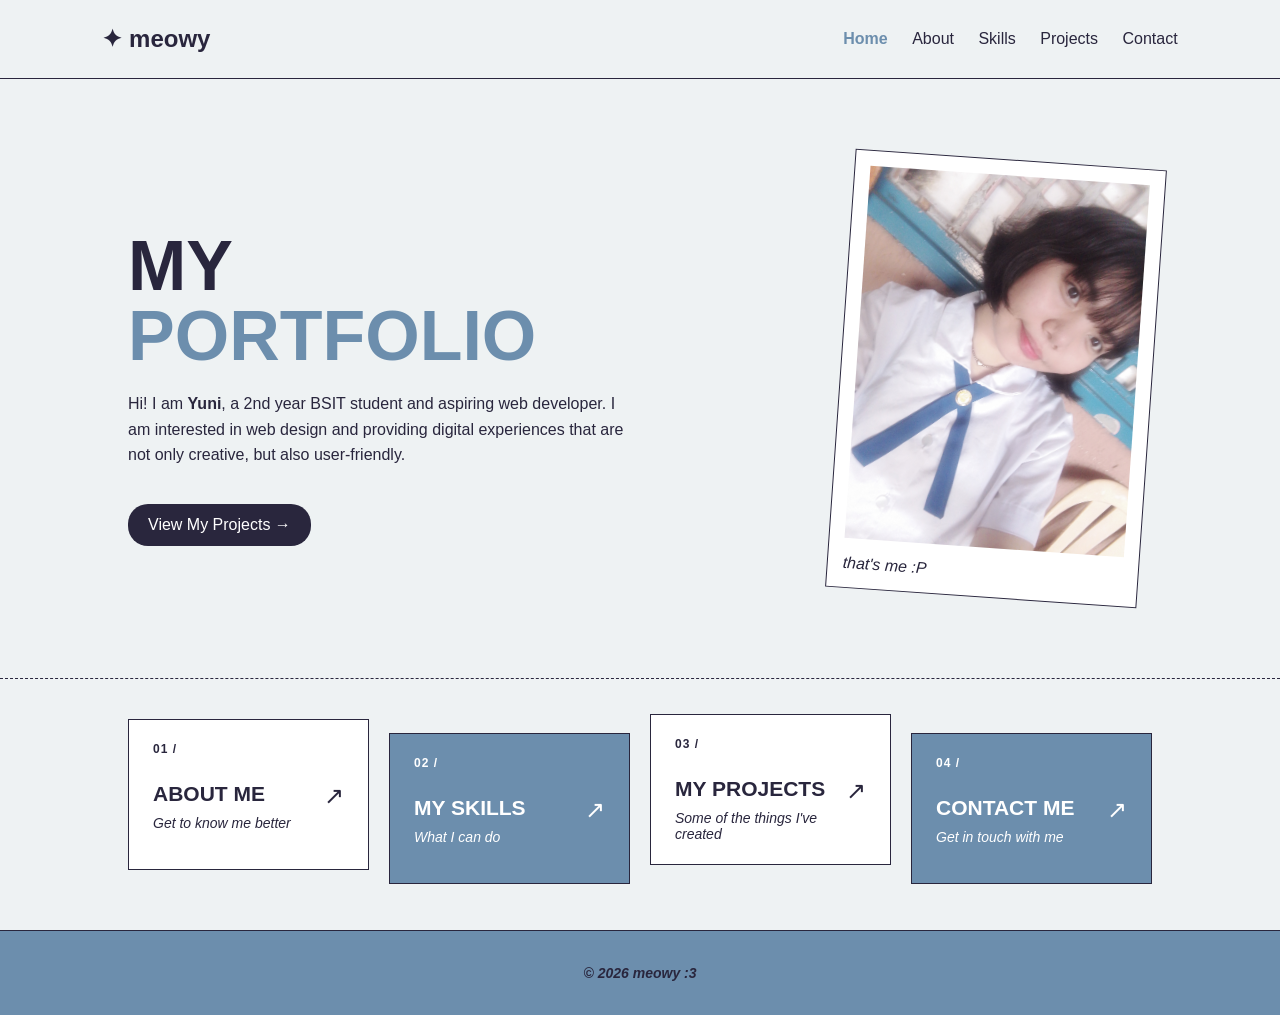
<file: index.html>
<!DOCTYPE html>
<html lang="en">

<head>
    <meta charset="UTF-8">
    <meta name="viewport" content="width=device-width, initial-scale=1.0">
    <title>˚*.∽★ ₊꒱</title>
    <link rel="stylesheet" href="css/style.css">
</head>

<body>

    <header>
        <nav>
            <h2>✦ meowy</h2>

            <div>
                <a href="index.html" class="active">Home</a>
                <a href="about.html">About</a>
                <a href="skills.html">Skills</a>
                <a href="projects.html">Projects</a>
                <a href="contact.html">Contact</a>
            </div>
        </nav>
    </header>


    <main class="home-page">

        <section class="hero">

            <div class="intro">
                <h1>
                    MY <br>
                    <span>PORTFOLIO</span>
                </h1>

                <p>
                    Hi! I am <strong>Yuni</strong>, a 2nd year BSIT student and aspiring web developer. I am interested in web design and providing digital experiences that are not only creative, but also user-friendly.
                </p>

                <a class="button" href="projects.html">
                    View My Projects →
                </a>
            </div>


            <div class="photo-card">
                <img src="images/student_meowy.jpg" alt="My profile photo">

                <p>that's me :P</p>
            </div>

        </section>


        <section class="quick-links">

            <a href="about.html" class="card">
                <span class="card-number">01 /</span>
                <h3>ABOUT ME <span class="card-arrow">↗</span></h3>
                <p>Get to know me better</p>
            </a>

            <a href="skills.html" class="card">
                <span class="card-number">02 /</span>
                <h3>MY SKILLS <span class="card-arrow">↗</span></h3>
                <p>What I can do</p>
            </a>

            <a href="projects.html" class="card">
                <span class="card-number">03 /</span>
                <h3>MY PROJECTS <span class="card-arrow">↗</span></h3>
                <p>Some of the things I've created</p>
            </a>

            <a href="contact.html" class="card">
                <span class="card-number">04 /</span>
                <h3>CONTACT ME <span class="card-arrow">↗</span></h3>
                <p>Get in touch with me</p>
            </a>

        </section>

    </main>


    <footer>
        <p><strong>© 2026 meowy :3</strong></p>
    </footer>

</body>
</html>
</file>
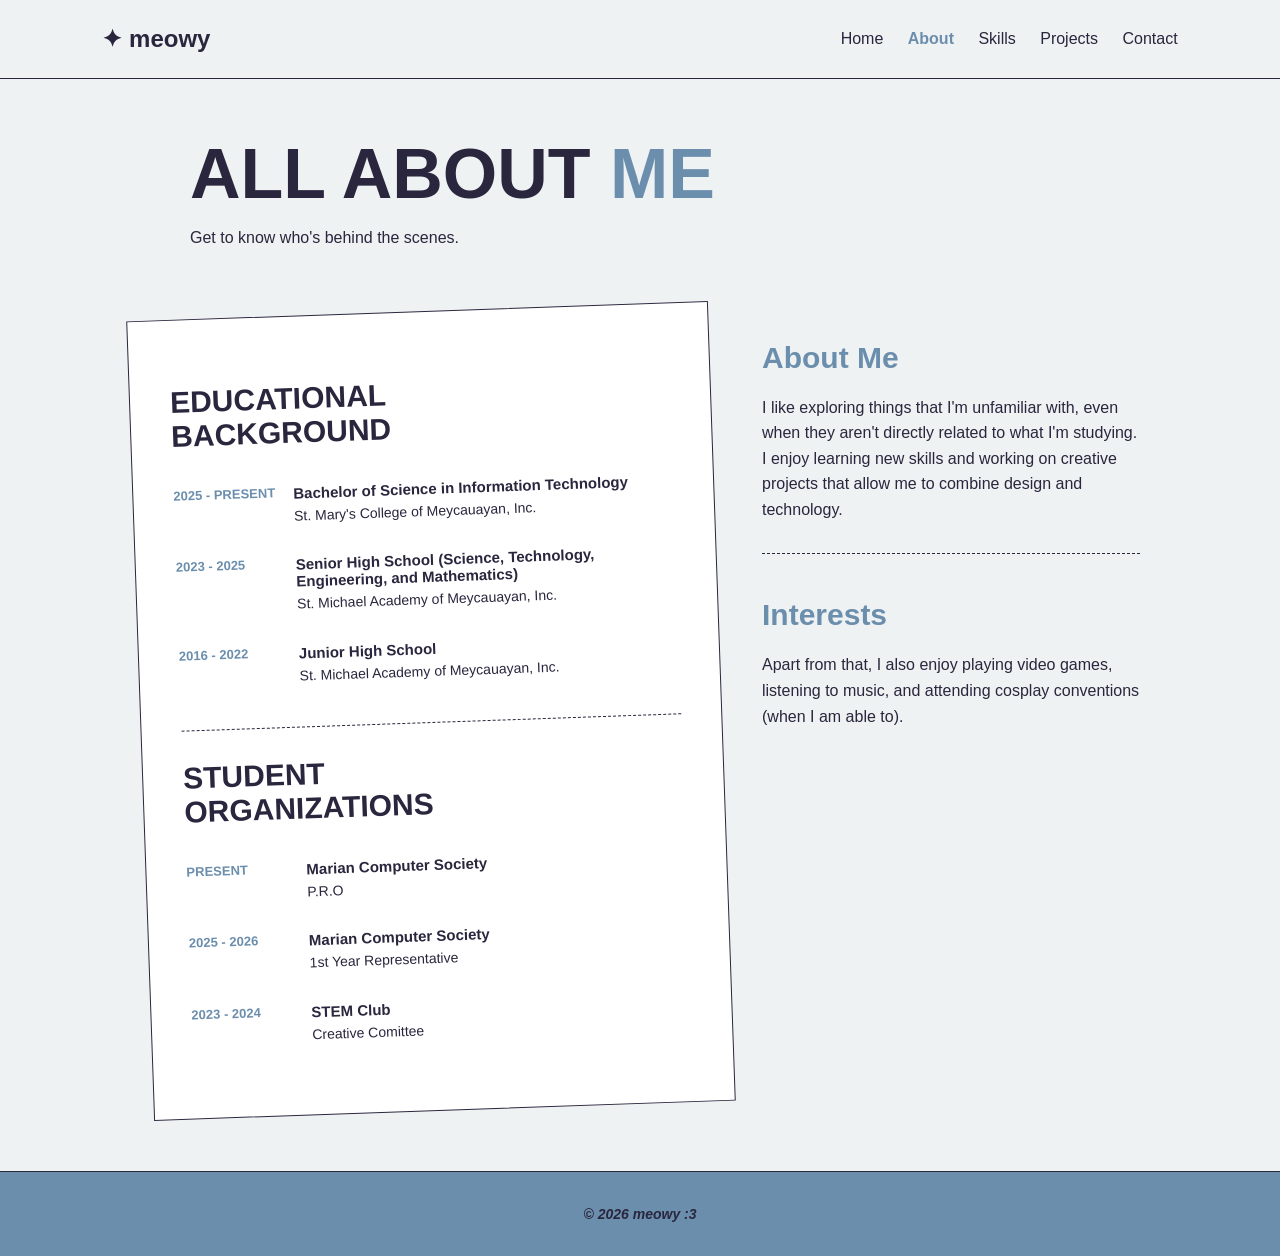
<file: about.html>
<!DOCTYPE html>
<html lang="en">

<head>
    <meta charset="UTF-8">
    <meta name="viewport" content="width=device-width, initial-scale=1.0">
    <title>all about me</title>
    <link rel="stylesheet" href="css/style.css">
</head>

<body>

    <header>
        <nav>
            <h2>✦ meowy</h2>

            <div>
                <a href="index.html">Home</a>
                <a href="about.html" class="active">About</a>
                <a href="skills.html">Skills</a>
                <a href="projects.html">Projects</a>
                <a href="contact.html">Contact</a>
            </div>
        </nav>
    </header>

    <main class="about-page">
        <section class="contact-intro">
			<h1>ALL ABOUT <span>ME</span></h1>
			<p>Get to know who's behind the scenes.</p>
		</section>
        <section class="about-container">

            <section class="education">

                <h2>Educational<br>Background</h2>

                <div class="education-item">
                    <span>2025 - PRESENT</span>

                    <div>
                        <h3>Bachelor of Science in Information Technology</h3>
                        <p>
                            St. Mary's College of Meycauayan, Inc.
                        </p>
                    </div>
                </div>

                <div class="education-item">
                    <span>2023 - 2025</span>

                    <div>
                        <h3>Senior High School (Science, Technology, Engineering, and Mathematics)</h3>
                        <p>
                            St. Michael Academy of Meycauayan, Inc.
                        </p>
                    </div>
                </div>

                <div class="education-item">
                    <span>2016 - 2022</span>

                    <div>
                        <h3>Junior High School</h3>
                        <p>
                            St. Michael Academy of Meycauayan, Inc.
                        </p>
                    </div>
                </div>


                <h2 class="organizations-title">
                    Student<br>Organizations
                </h2>

                <div class="education-item">
                    <span>PRESENT</span>

                    <div>
                        <h3>Marian Computer Society</h3>
                        <p>
                            P.R.O
                        </p>
                    </div>
                </div>

                <div class="education-item">
                    <span>2025 - 2026</span>

                    <div>
                        <h3>Marian Computer Society</h3>
                        <p>
                            1st Year Representative
                        </p>
                    </div>
                </div>

                <div class="education-item">
                    <span>2023 - 2024</span>

                    <div>
                        <h3>STEM Club</h3>
                        <p>
                            Creative Comittee
                        </p>
                    </div>
                </div>

            </section>

            <div class="about-side">
                <div class="about-text">

                    <h2>About Me</h2>

                    <p>
                        I like exploring things that I'm unfamiliar with, even when they aren't directly related to what
                        I'm studying. <br>
                        I enjoy learning new skills and working on creative projects that allow me to combine design and
                        technology.
                    </p>

                </div>


                <div class="interests">

                    <h2>Interests</h2>

                    <p>
                        Apart from that, I also enjoy playing video games, listening to music, and attending cosplay
                        conventions (when I am able to).
                    </p>
                </div>

            </div>

        </section>

    </main>


    <footer>
        <p><strong>© 2026 meowy :3</strong></p>
    </footer>

</body>

</html>
</file>
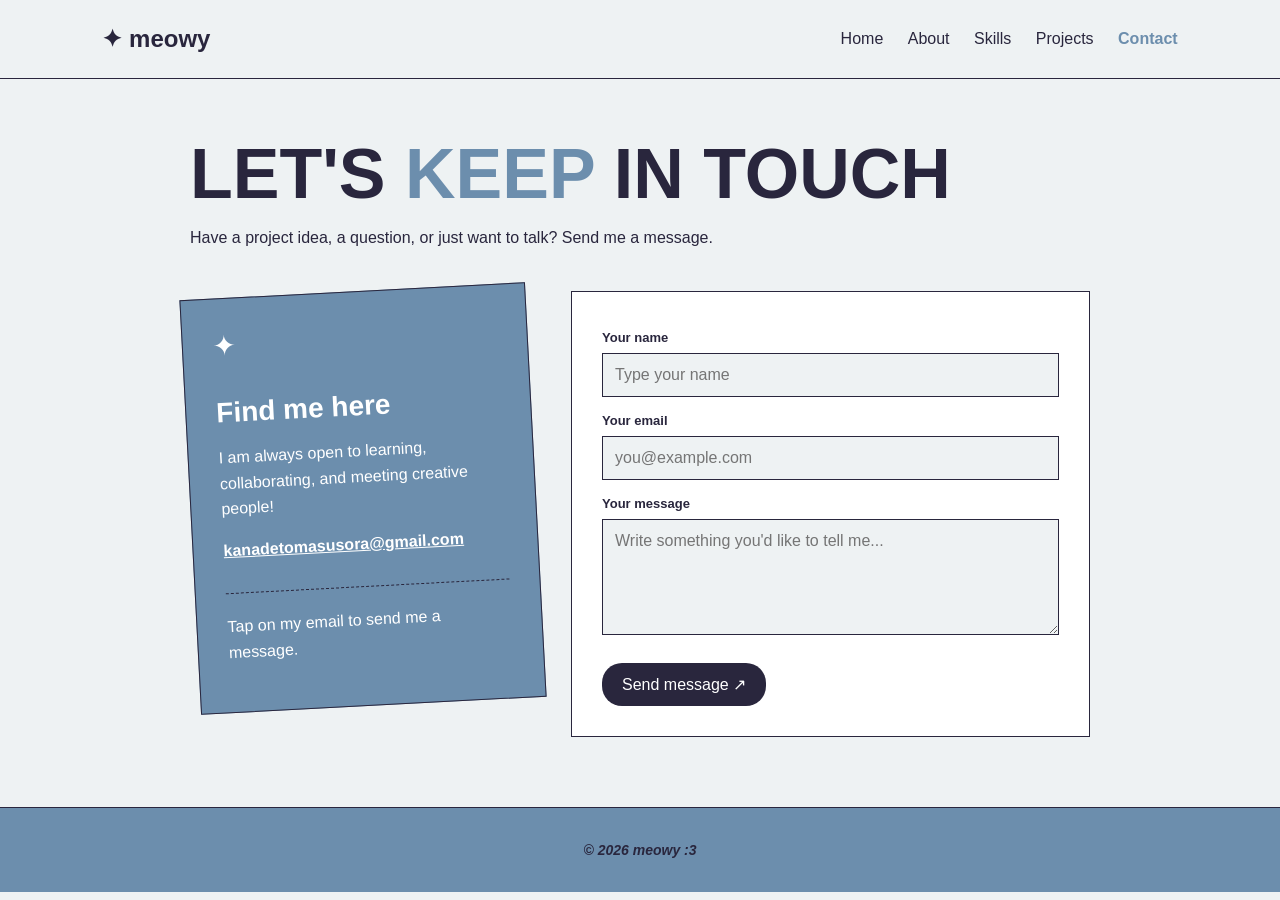
<file: contact.html>
<!DOCTYPE html>
<html lang="en">

<head>
	<meta charset="UTF-8">
	<meta name="viewport" content="width=device-width, initial-scale=1.0">
	<title>contact me</title>
	<link rel="stylesheet" href="css/style.css">
</head>

<body>

	<header>
		<nav>
			<h2>✦ meowy</h2>

			<div>
				<a href="index.html">Home</a>
				<a href="about.html">About</a>
				<a href="skills.html">Skills</a>
				<a href="projects.html">Projects</a>
				<a href="contact.html" class="active">Contact</a>
			</div>
		</nav>
	</header>

	<main class="contact-page">
		<section class="contact-intro">
			<h1>LET'S <span>KEEP</span> IN TOUCH</h1>
			<p>Have a project idea, a question, or just want to talk? Send me a message.</p>
		</section>

		<section class="contact-layout">
			<div class="contact-note">
				<p class="note-mark">✦</p>
				<h2>Find me here</h2>
				<p>I am always open to learning, collaborating, and meeting creative people!</p>
				<a href="mailto:kanadetomasusora@gmail.com">kanadetomasusora@gmail.com</a>
				<p class="contact-info">Tap on my email to send me a message.</p>
			</div>

			<form class="contact-form" action="mailto:kanadetomasusora@gmail.com" method="post" enctype="text/plain">
				<label for="name">Your name</label>
				<input type="text" id="name" name="name" placeholder="Type your name" required>

				<label for="email">Your email</label>
				<input type="email" id="email" name="email" placeholder="you@example.com" required>

				<label for="message">Your message</label>
				<textarea id="message" name="message" rows="5" placeholder="Write something you'd like to tell me..." required></textarea>

				<button class="button" type="submit">Send message ↗</button>
			</form>
		</section>
	</main>

	<footer>
		<p><strong>© 2026 meowy :3</strong></p>
	</footer>

</body>
</html>
</file>
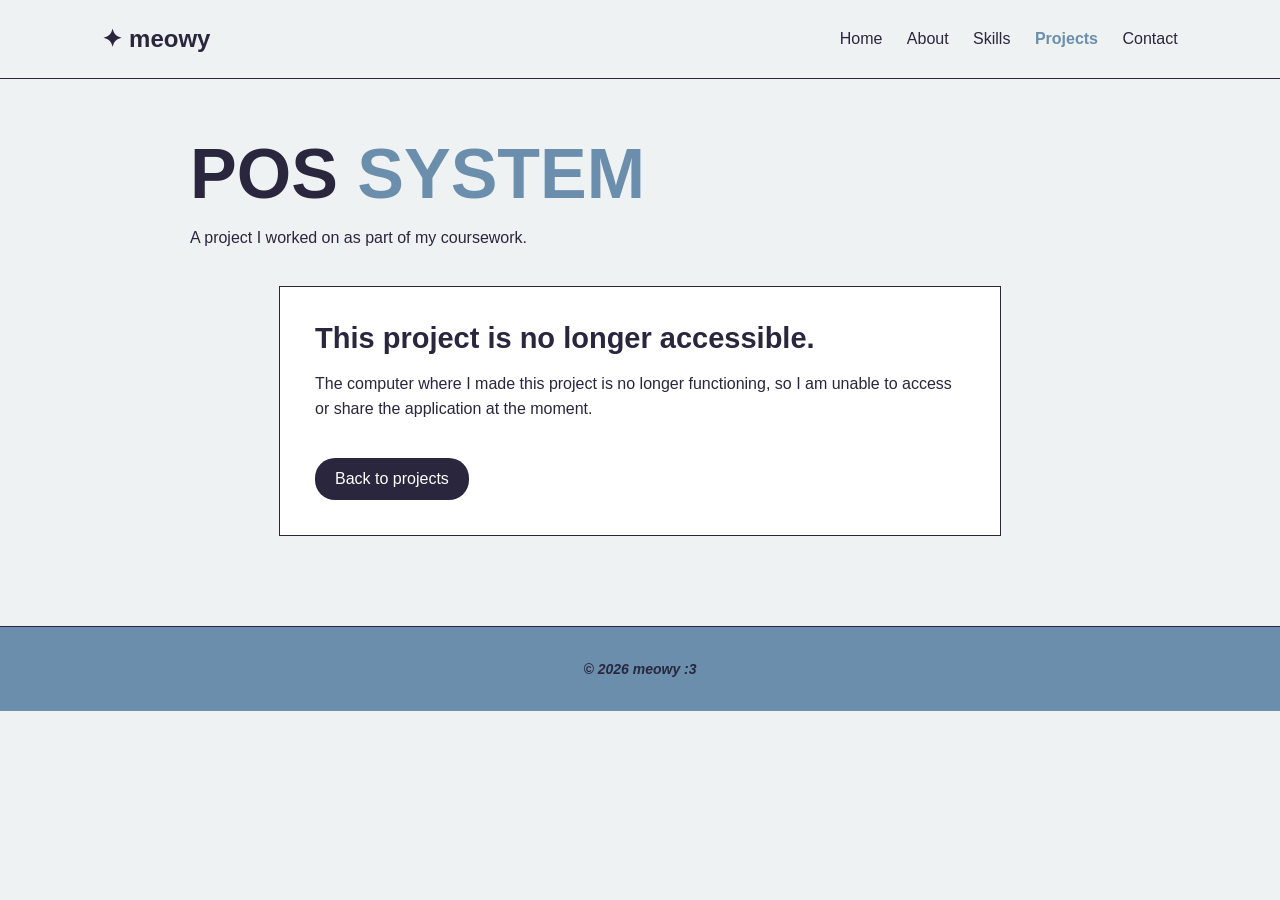
<file: project-details.html>
<!DOCTYPE html>
<html lang="en">

<head>
	<meta charset="UTF-8">
	<meta name="viewport" content="width=device-width, initial-scale=1.0">
	<title>project details</title>
	<link rel="stylesheet" href="css/style.css">
</head>

<body>

	<header>
		<nav>
			<h2>✦ meowy</h2>

			<div>
				<a href="index.html">Home</a>
				<a href="about.html">About</a>
				<a href="skills.html">Skills</a>
				<a href="projects.html" class="active">Projects</a>
				<a href="contact.html">Contact</a>
			</div>
		</nav>
	</header>

	<main class="project-details-page">
		<section class="project-details-heading">
			<h1>POS <span>SYSTEM</span></h1>
			<p>A project I worked on as part of my coursework.</p>
		</section>

		<section class="project-details-note">
			<h2>This project is no longer accessible.</h2>
			<p>The computer where I made this project is no longer functioning, so I am unable to access or share the application at the moment.</p>
			<a class="button" href="projects.html">Back to projects</a>
		</section>
	</main>

	<footer>
		<p><strong>© 2026 meowy :3</strong></p>
	</footer>

</body>
</html>
</file>
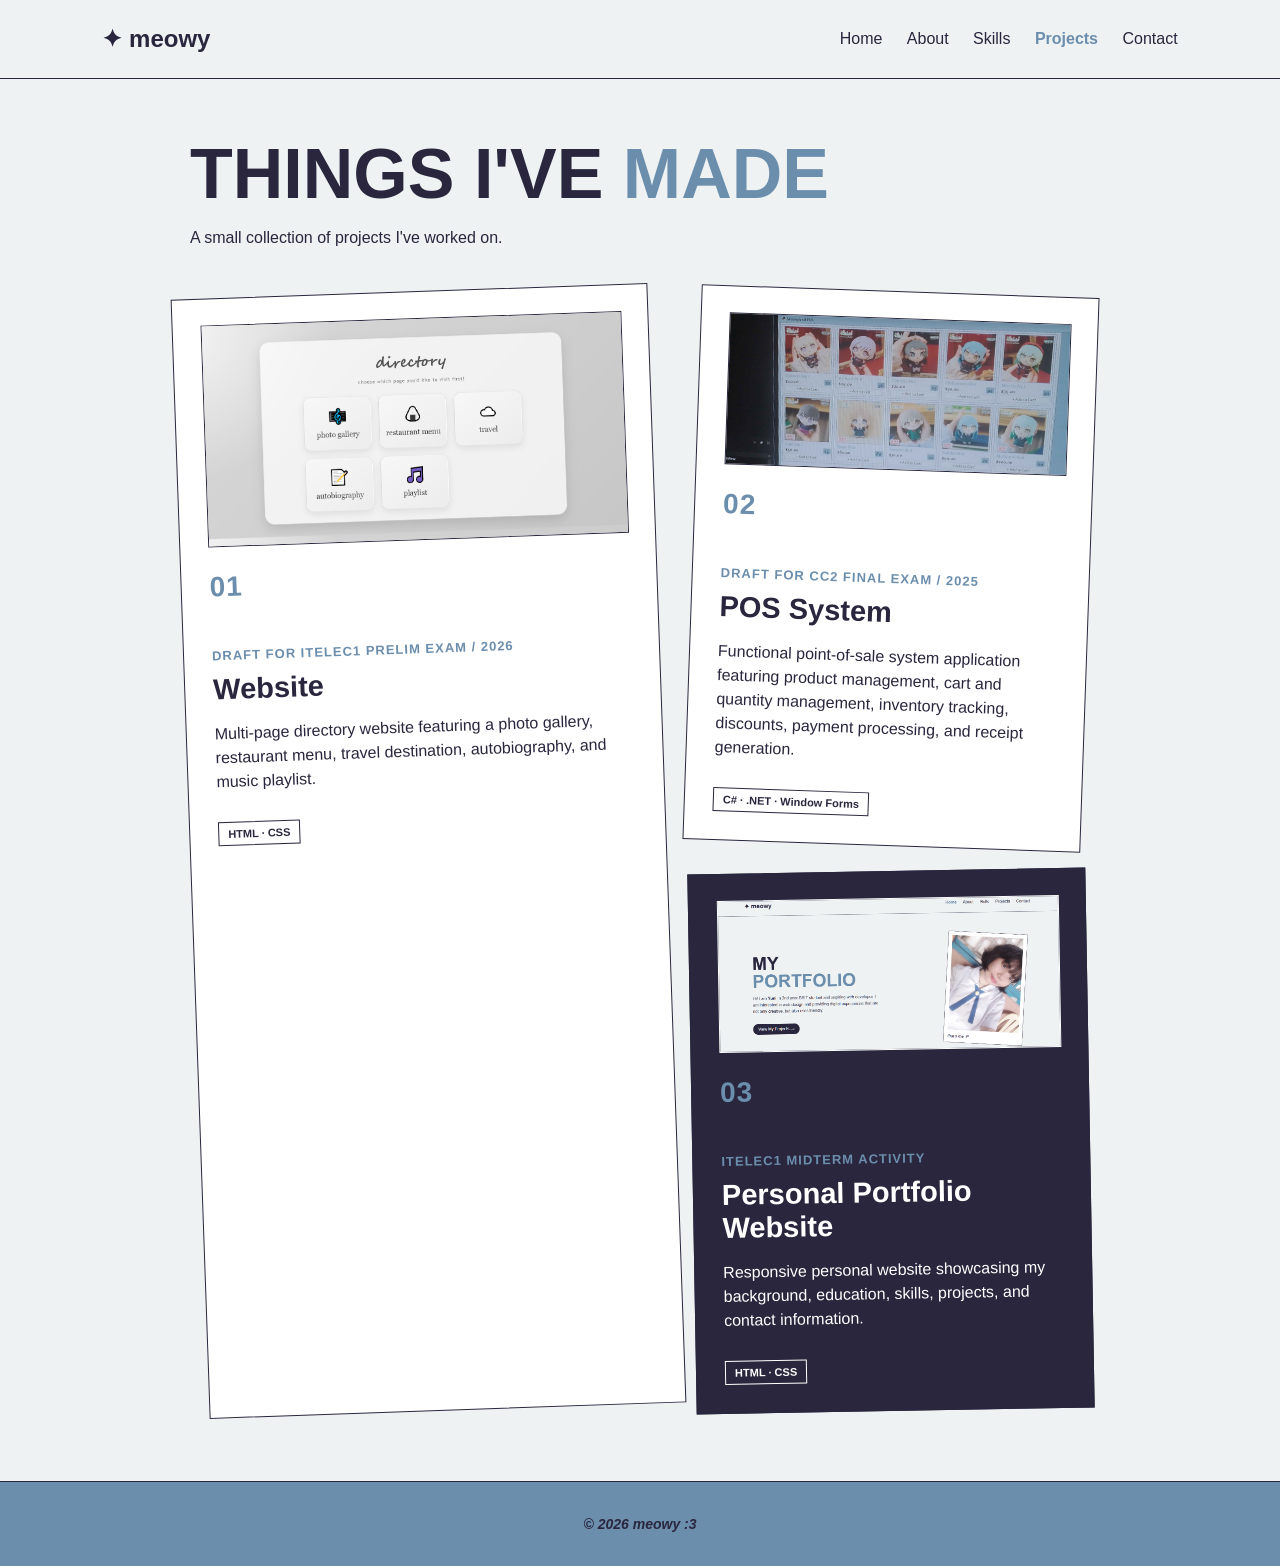
<file: projects.html>
<!DOCTYPE html>
<html lang="en">

<head>
	<meta charset="UTF-8">
	<meta name="viewport" content="width=device-width, initial-scale=1.0">
	<title>things i've made</title>
	<link rel="stylesheet" href="css/style.css">
</head>

<body>

	<header>
		<nav>
			<h2>✦ meowy</h2>

			<div>
				<a href="index.html">Home</a>
				<a href="about.html">About</a>
				<a href="skills.html">Skills</a>
				<a href="projects.html" class="active">Projects</a>
				<a href="contact.html">Contact</a>
			</div>
		</nav>
	</header>

	<main class="projects-page">
		<section class="projects-heading">
			<h1>THINGS I'VE <span>MADE</span></h1>
			<p>A small collection of projects I've worked on.</p>
		</section>

		<section class="project-grid">
			<a class="project project-featured" href="https://yuni.lovestoblog.com/index.html">
				<img class="project-image" src="images/personal_website.png" alt="Preview of the website I made for Web Development class">
				<p class="project-number">01</p>
				<div>
					<p class="project-type">DRAFT FOR ITELEC1 PRELIM EXAM / 2026</p>
					<h2>Website</h2>
					<p>Multi-page directory website featuring a photo gallery, restaurant menu, travel destination, autobiography, and music playlist.</p>
					<span class="project-tag">HTML · CSS</span>
				</div>
			</a>

			<a class="project project-tilted" href="project-details.html">
				<img class="project-image" src="images/pos_system.jpg" alt="Preview of the POS system project">
				<p class="project-number">02</p>
				<p class="project-type">DRAFT FOR CC2 FINAL EXAM / 2025</p>
				<h2>POS System</h2>
				<p>Functional point-of-sale system application featuring product management, cart and quantity management, inventory tracking, discounts, payment processing, and receipt generation.</p>
				<span class="project-tag">C# · .NET · Window Forms</span>
			</a>

			<a class="project project-dark" href="https://hitorinbo.github.io/portfolio-website/">
				<img class="project-image" src="images/portfolio_website.png" alt="Preview of the Personal Portfolio Website">
				<p class="project-number">03</p>
				<p class="project-type">ITELEC1 MIDTERM ACTIVITY</p>
				<h2>Personal Portfolio Website</h2>
				<p>Responsive personal website showcasing my background, education, skills, projects, and contact information.</p>
				<span class="project-tag">HTML · CSS</span>
			</a>
		</section>
	</main>

	<footer>
		<p><strong>© 2026 meowy :3</strong></p>
	</footer>

</body>
</html>
</file>
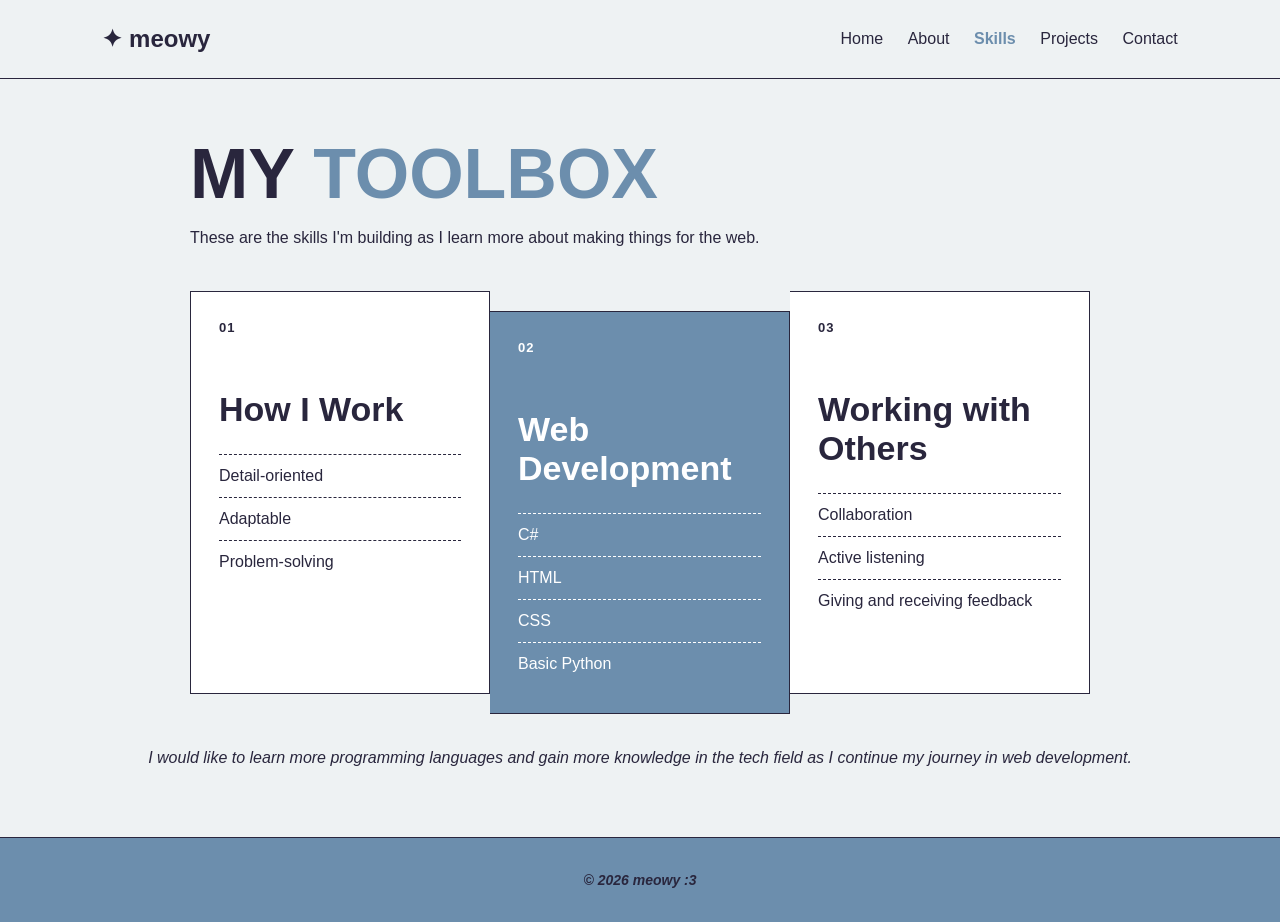
<file: skills.html>
<!DOCTYPE html>
<html lang="en">

<head>
	<meta charset="UTF-8">
	<meta name="viewport" content="width=device-width, initial-scale=1.0">
	<title>what i can do</title>
	<link rel="stylesheet" href="css/style.css">
</head>

<body>

	<header>
		<nav>
			<h2>✦ meowy</h2>

			<div>
				<a href="index.html">Home</a>
				<a href="about.html">About</a>
				<a href="skills.html" class="active">Skills</a>
				<a href="projects.html">Projects</a>
				<a href="contact.html">Contact</a>
			</div>
		</nav>
	</header>

	<main class="skills-page">
		<section class="skills-heading">
			<h1>MY <span>TOOLBOX</span></h1>
			<p>These are the skills I'm building as I learn more about making things for the web.</p>
		</section>

		<section class="skills-board">
			<article class="skill-column">
				<p class="skill-index">01</p>
				<h2>How I Work</h2>
				<ul>
					<li>Detail-oriented</li>
					<li>Adaptable</li>
					<li>Problem-solving</li>
				</ul>
			</article>

			<article class="skill-column skill-column-accent">
				<p class="skill-index white">02</p>
				<h2>Web Development</h2>
				<ul>
					<li>C#</li>
					<li>HTML</li>
					<li>CSS</li>
					<li>Basic Python</li>
				</ul>
			</article>

			<article class="skill-column">
				<p class="skill-index">03</p>
				<h2>Working with Others</h2>
				<ul>
					<li>Collaboration</li>
					<li>Active listening</li>
					<li>Giving and receiving feedback</li>
				</ul>
			</article>
		</section>

		<p class="skills-footnote">I would like to learn more programming languages and gain more knowledge in the tech field as I continue my journey in web development.</p>
	</main>

	<footer>
		<p><strong>© 2026 meowy :3</strong></p>
	</footer>

</body>
</html>
</file>
<file: css/style.css>
/* general */

body {
    background-color: #eef2f3;
    color: #29263d;
    font-family: Arial, sans-serif;
    margin: 0;
}


/* navigation */

header {
    padding: 25px 8%;
    border-bottom: 1px solid #29263d;
}

nav {
    display: flex;
    justify-content: space-between;
    align-items: center;
}

nav h2 {
    margin: 0;
}

nav a {
    color: #29263d;
    text-decoration: none;
    margin-left: 20px;
    transition: color 0.3s ease, text-shadow 0.2s ease;
}

nav a:hover {
    color: #6c8ead;
    text-shadow: 2px 2px 0 #cbd8df;
}

nav a.active {
    font-weight: bold;
    color: #6c8ead;
}


/* hero */

.hero {
    display: flex;
    justify-content: space-between;
    align-items: center;

    padding: 80px 10%;
}


/* text */

.intro {
    width: 50%;
}

h1 {
    font-size: 70px;
    line-height: 1;
    margin: 20px 0;
}

h1 span {
    color: #6c8ead;
}

.intro > p {
    line-height: 1.6;
    max-width: 500px;
}


/* buttons */

.button {
    display: inline-block;

    margin-top: 20px;
    padding: 12px 20px;

    background-color: #29263d;
    color: white;

    text-decoration: none;
    border-radius: 20px;

    transition: 0.2s;
}

.button:hover {
    transform: translateY(-3px);
    background-color: #6c8ead;
}


/* photo */

.photo-card {
    background-color: white;

    padding: 15px;

    width: 280px;

    border: 1px solid #29263d;

    transform: rotate(4deg);
    transition: transform 0.2s, box-shadow 0.2s;
}

.photo-card:hover {
    transform: translateY(-8px) rotate(4deg);
    box-shadow: 6px 6px 0 #29263d;
}

.photo-card img {
    width: 100%;
    display: block;
}

.photo-card p {
    font-style: italic;
    margin-bottom: 0;
}


/* quick links */

.quick-links {
    display: flex;

    gap: 20px;

    padding: 40px 10% 60px;

    border-top: 1px dashed #29263d;
}

.card {
    flex: 1;
    min-height: 145px;
    padding: 22px 24px;
    box-sizing: border-box;

    border: 1px solid #29263d;
    background-color: white;
    color: #29263d;
    text-decoration: none;
    transition: transform 0.2s, box-shadow 0.2s, background-color 0.2s;
}

.card:nth-child(2),
.card:nth-child(4) {
    background-color: #6c8ead;
    color: white;
    transform: translateY(14px);
}

.card:nth-child(3) {
    transform: translateY(-5px);
}

.card:hover {
    transform: translateY(-8px) rotate(-1deg);
    box-shadow: 6px 6px 0 #29263d;
}

.card:nth-child(2):hover,
.card:nth-child(4):hover {
    transform: translateY(6px) rotate(1deg);
}

.card-number {
    display: block;
    font-size: 12px;
    font-weight: bold;
    letter-spacing: 1px;
    margin-bottom: 26px;
}

.card:nth-child(2) .card-number,
.card:nth-child(4) .card-number {
    color: white;
}

.card h3 {
    margin: 0 0 9px;
    font-size: 21px;
}

.card-arrow {
    float: right;
    font-size: 24px;
    font-weight: normal;
}

.card p {
    margin: 0;
    font-size: 14px;
    font-style: italic;
}

/* about page */

.about-container {
    display: flex;
    gap: 40px;
    max-width: 1000px;
    margin: 60px auto;
}

/* education */

.education {
    background-color: white;
    padding: 40px;
    width: 500px;

    border: 1px solid #29263d;

    transform: rotate(-2deg);
}

.education:hover {
    transform: translateY(-8px) rotate(-2deg);
    box-shadow: 6px 6px 0 #29263d;
}

.education h2 {
    font-size: 30px;
    text-transform: uppercase;
    margin-bottom: 35px;
}

.education-item {
    display: flex;
    margin-bottom: 30px;
}

.education-item span {
    color: #6C8EAD;
    font-size: 13px;
    font-weight: bold;

    width: 120px;
    flex-shrink: 0;
}

.education-item div {
    flex: 1;
}

.education-item h3 {
    font-size: 15px;
    margin: 0 0 5px;
}

.education-item p {
    margin: 0;
    line-height: 1.4;
    font-size: 14px;
}

.organizations-title {
    border-top: 1px dashed #29263d;
    padding-top: 30px;
    margin-top: 40px;
}

/* right side */

.about-side {
    flex: 1;
}

/* profile photo */

.profile {
    background-color: white;
    padding: 12px;

    width: 220px;

    margin: 0 auto 30px;

    border: 1px solid #29263d;

    transform: rotate(3deg);
    transition: transform 0.2s, box-shadow 0.2s;
}

.profile:hover {
    transform: translateY(-8px) rotate(3deg);
    box-shadow: 6px 6px 0 #29263d;
}

.profile img {
    width: 100%;
    display: block;
}

/* about */

.about-text,
.experience {
    margin-top: 30px;
    margin-bottom: 30px;
}

.about-text p {
    line-height: 1.6;
}

/* interests */

.interests {
    border-top: 1px dashed #29263d;
    padding-top: 20px;
}

.interests p {
    line-height: 1.6;
}

/* h2 elements in the about section */
.about-text h2, .interests h2 {
    font-size: 30px;
    margin-bottom: 20px;
    color: #6C8EAD;
}

/* footer */

footer {
    padding: 20px 8%;

    border-top: 1px solid #29263d;

    font-size: 14px;

    font-style: italic;

    text-align: center;

    background-color: #6C8EAD;
}

/* shared page headings */

.contact-intro,
.projects-heading,
.skills-heading {
    max-width: 900px;
    margin: 60px auto 40px;
    padding: 0 8%;
}

.contact-intro h1,
.projects-heading h1,
.skills-heading h1 {
    margin: 12px 0 15px;
}

.contact-intro > p:last-child,
.projects-heading > p:last-child,
.skills-heading > p:last-child {
    line-height: 1.6;
    max-width: 570px;
}

/* projects */

.project-grid {
    display: grid;
    grid-template-columns: 1.2fr 1fr;
    gap: 25px;
    max-width: 900px;
    margin: 0 auto 70px;
    padding: 0 8%;
}

.project {
    display: block;
    min-height: 220px;
    padding: 28px;
    border: 1px solid #29263d;
    background: white;
    color: inherit;
    text-decoration: none;
    transition: transform 0.2s, box-shadow 0.2s;
}

.project-featured:hover {
    transform: translateY(-8px) rotate(-2deg);
    box-shadow: 6px 6px 0 #29263d;
}

.project-tilted:hover {
    transform: translateY(-8px) rotate(2deg);
    box-shadow: 6px 6px 0 #29263d;
}

.project-dark:hover {
    transform: translateY(-8px) rotate(-1deg);
    box-shadow: 6px 6px 0 #6c8ead;
}

.project-image {
    display: block;
    width: 100%;
    height: 150px;
    margin: -2px 0 24px;
    border: 1px solid #29263d;
    object-fit: cover;
}

.project-featured .project-image {
    height: 220px;
}

.project-dark .project-image {
    border-color: white;
}

.project-featured {
    grid-row: span 2;
    transform: rotate(-2deg);
}

.project-tilted {
    transform: rotate(2deg);
}

.project-dark {
    background-color: #29263d;
    color: white;
    transform: rotate(-1deg);
}

.project-number,
.project-type,
.skill-index {
    color: #6c8ead;
    font-size: 13px;
    font-weight: bold;
    letter-spacing: 1px;
}

.project-number {
    font-size: 28px;
    margin: 0 0 45px;
}

.project-type {
    margin: 0 0 10px;
}

.project h2 {
    font-size: 29px;
    margin: 0 0 12px;
}

.project p:not(.project-number):not(.project-type) {
    line-height: 1.5;
}

.project-tag {
    display: inline-block;
    margin-top: 12px;
    padding: 5px 9px;
    border: 1px solid currentColor;
    font-size: 11px;
    font-weight: bold;
}

/* project details */

.project-details-heading {
    max-width: 900px;
    margin: 60px auto 35px;
    padding: 0 8%;
}

.project-details-heading h1 {
    margin: 12px 0 15px;
}

.project-details-heading > p:last-child {
    line-height: 1.6;
}

.project-details-note {
    max-width: 650px;
    margin: 0 auto 90px;
    padding: 35px;
    border: 1px solid #29263d;
    background-color: white;
    transition: transform 0.2s, box-shadow 0.2s;
}

.project-details-note:hover {
    transform: translateY(-8px) rotate(-1deg);
    box-shadow: 6px 6px 0 #29263d;
}

.project-details-note .project-number {
    margin-bottom: 30px;
}

.project-details-note h2 {
    margin: 0 0 12px;
    font-size: 29px;
}

.project-details-note > p:not(.project-number) {
    line-height: 1.6;
}

/* skills */

.skills-board {
    display: grid;
    grid-template-columns: repeat(3, 1fr);
    max-width: 900px;
    margin: 0 auto;
    padding: 0 8%;
}

.skill-column {
    min-height: 300px;
    padding: 28px;
    border: 1px solid #29263d;
    background-color: white;
    transition: transform 0.2s, box-shadow 0.2s;
}

.skill-column:hover {
    transform: translateY(-8px);
    box-shadow: 6px 6px 0 #29263d;
}

.skill-column-accent:hover {
    transform: translateY(12px);
}

.skill-column + .skill-column {
    border-left: 0;
}

.skill-column-accent {
    color: white;
    background-color: #6c8ead;
    transform: translateY(20px);
}

.skill-index {
    margin: 0 0 55px;
    color: #29263d;
}


.skill-index.white {
    color: white;
}

.skill-column h2 {
    font-size: 34px;
    margin: 0 0 25px;
}

.skill-column ul {
    list-style: none;
    margin: 0;
    padding: 0;
}

.skill-column li {
    border-top: 1px dashed #29263d;
    padding: 12px 0;
}

.skill-column-accent li {
    border-color: white;
}

.skills-footnote {
    margin: 55px auto 70px;
    text-align: center;
    font-style: italic;
}

/* contact */

.contact-layout {
    display: grid;
    grid-template-columns: 0.8fr 1.2fr;
    gap: 35px;
    max-width: 900px;
    margin: 0 auto 70px;
    padding: 0 8%;
}

.contact-note {
    align-self: start;
    padding: 30px;
    border: 1px solid #29263d;
    background-color: #6c8ead;
    color: white;
    transform: rotate(-3deg);
}

.note-mark {
    font-size: 28px;
    margin: 0 0 35px;
}

.contact-note h2 {
    font-size: 28px;
    margin: 0 0 15px;
}

.contact-note p:not(.note-mark),
.contact-note a {
    line-height: 1.6;
}

.contact-note a {
    color: white;;
    font-weight: bold;
    transition: color 0.2s, text-shadow 0.2s;
}

.contact-note a:hover {
    color: #29263d;
}

.contact-info {
    border-top: 1px dashed #29263d;
    margin-top: 30px;
    padding-top: 20px;
}

.contact-form {
    display: flex;
    flex-direction: column;
    gap: 8px;
    padding: 30px;
    border: 1px solid #29263d;
    background-color: white;
}

.contact-form label {
    font-size: 13px;
    font-weight: bold;
    margin-top: 8px;
}

.contact-form input,
.contact-form textarea {
    box-sizing: border-box;
    width: 100%;
    padding: 12px;
    border: 1px solid #29263d;
    border-radius: 0;
    background-color: #eef2f3;
    color: #29263d;
    font: inherit;
}

.contact-form textarea {
    resize: vertical;
}

.contact-form .button {
    align-self: flex-start;
    border: 0;
    cursor: pointer;
    font: inherit;
}

.contact-note:hover {
    transform: translateY(-8px) rotate(-3deg);
    box-shadow: 6px 6px 0 #29263d;
}

@media (max-width: 700px) {
    header {
        padding: 20px 6%;
    }

    nav {
        align-items: flex-start;
        gap: 20px;
        flex-direction: column;
    }

    nav a {
        display: inline-block;
        margin: 0 14px 0 0;
    }

    h1 {
        font-size: 48px;
    }

    .contact-intro,
    .projects-heading,
    .skills-heading {
        margin-top: 40px;
    }

    .quick-links {
        flex-direction: column;
        gap: 14px;
        padding: 30px 8% 45px;
    }

    .card,
    .card:nth-child(2),
    .card:nth-child(3),
    .card:nth-child(4) {
        min-height: 125px;
        transform: none;
    }

    .card:hover,
    .card:nth-child(2):hover,
    .card:nth-child(4):hover {
        transform: translateY(-4px);
    }

    .project-grid,
    .contact-layout {
        grid-template-columns: 1fr;
    }

    .project-featured {
        grid-row: auto;
    }

    .skills-board {
        grid-template-columns: 1fr;
    }

    .skill-column + .skill-column {
        border-left: 1px solid #29263d;
        border-top: 0;
    }

    .skill-column-accent {
        transform: none;
    }

    .skill-column:hover,
    .skill-column-accent:hover {
        transform: translateY(-4px);
    }
}
</file>
